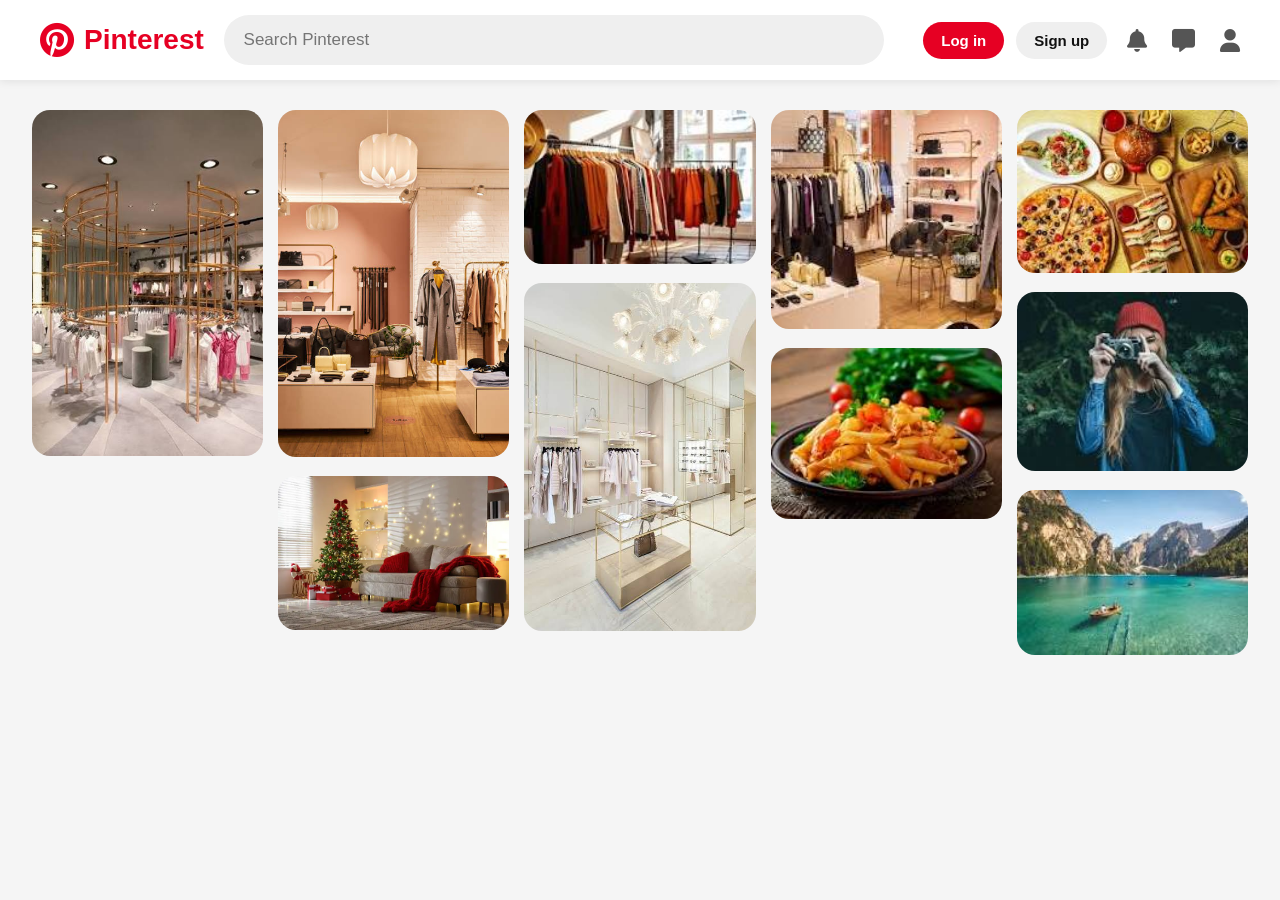
<file: Pinterest clone/index.html>
<!DOCTYPE html>
<html lang="en">

<head>
    <meta charset="UTF-8">
    <meta name="viewport" content="width=device-width, initial-scale=1.0">

    <title>Pinterest Clone - Home</title>

    <link rel="stylesheet" href="style.css">
    <link rel="stylesheet"
        href="https://cdnjs.cloudflare.com/ajax/libs/font-awesome/6.5.2/css/all.min.css">
</head>

<body>
    <header>
        <div class="logo">
            <i class="fa-brands fa-pinterest"></i>
            <span>Pinterest</span>
        </div>
        <div class="search-box">
            <input type="text" placeholder="Search Pinterest">
        </div>
        <nav class="nav-buttons">

            <a href="signin.html" class="login-btn">
                Log in
            </a>

            <a href="signin.html" class="signup-btn">
                Sign up
            </a>

        </nav>
        <div class="icons">

            <i class="fa-solid fa-bell"></i>

            <i class="fa-solid fa-message"></i>

            <i class="fa-solid fa-user"></i>

        </div>

    </header>

    <section class="gallery">

        <div class="card">
            <a href="signin.html">
                <img src="img1.jpg" alt="Image 1">
            </a>
        </div>

        <div class="card">
            <a href="signin.html">
                <img src="img2.jpg" alt="Image 2">
            </a>
        </div>

        <div class="card">
            <a href="signin.html">
                <img src="img3.jpg" alt="Image 3">
            </a>
        </div>

        <div class="card">
            <a href="signin.html">
                <img src="img4.jpg" alt="Image 4">
            </a>
        </div>

        <div class="card">
            <a href="signin.html">
                <img src="img5.jpg" alt="Image 5">
            </a>
        </div>

        <div class="card">
            <a href="signin.html">
                <img src="img6.jpg" alt="Image 6">
            </a>
        </div>

        <div class="card">
            <a href="signin.html">
                <img src="img7.jpg" alt="Image 7">
            </a>
        </div>

        <div class="card">
            <a href="signin.html">
                <img src="img8.jpg" alt="Image 8">
            </a>
        </div>

        <div class="card">
            <a href="signin.html">
                <img src="img9.jpg" alt="Image 9">
            </a>
        </div>

        <div class="card">
            <a href="signin.html">
                <img src="img10.jpg" alt="Image 10">
            </a>
        </div>

    </section>

</body>

</html>
</file>
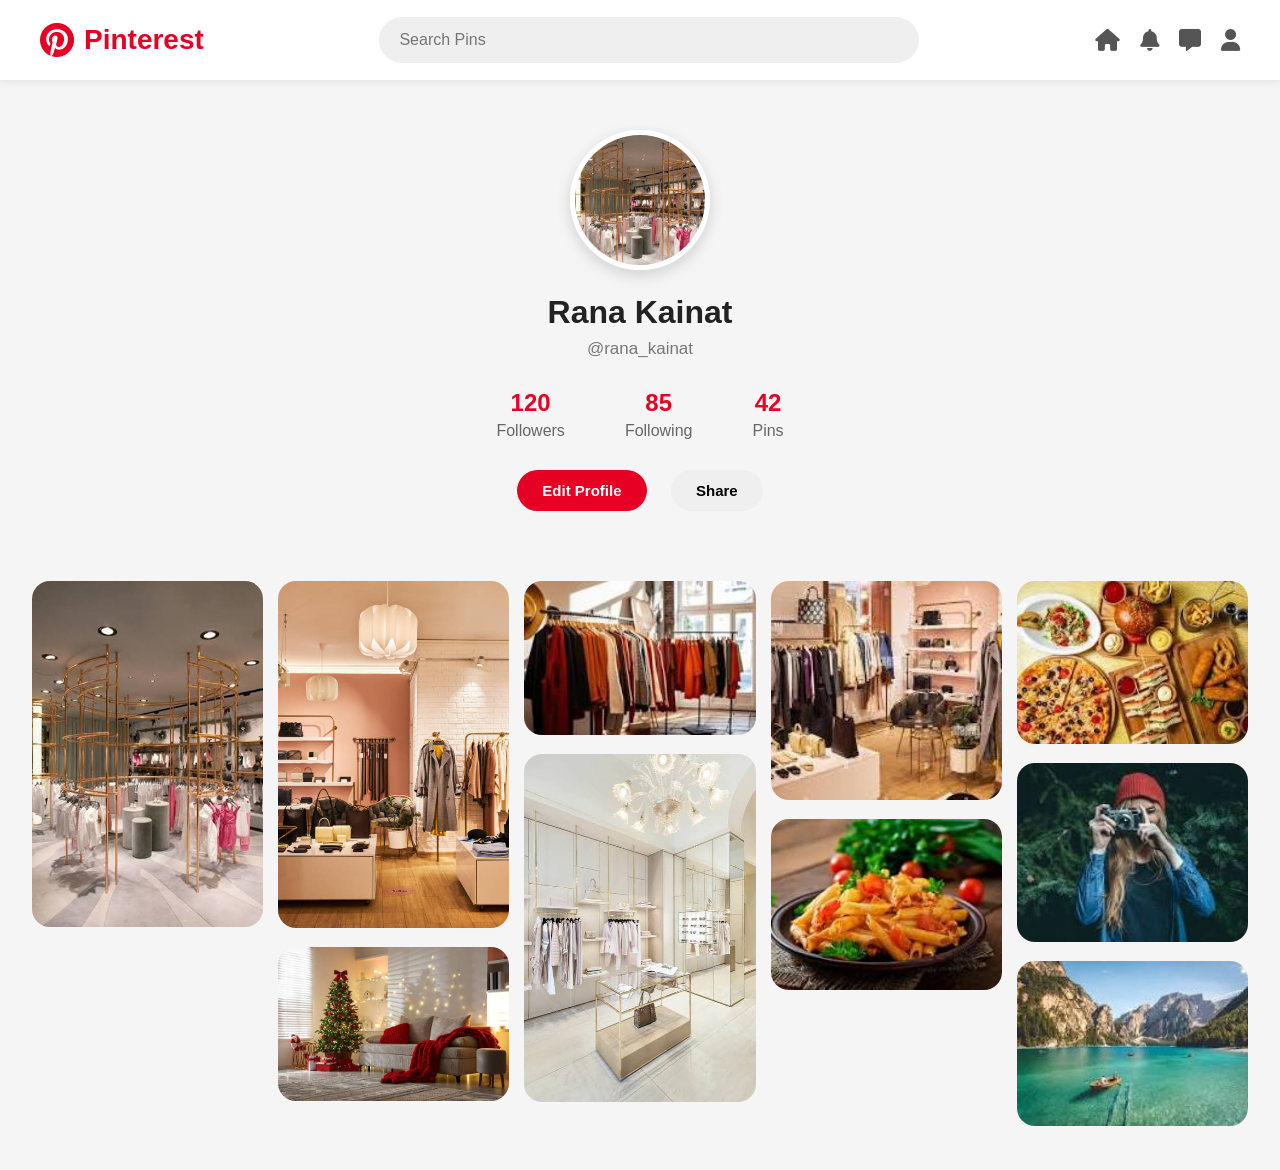
<file: Pinterest clone/profile.html>
<!DOCTYPE html>
<html lang="en">
<head>
    <meta charset="UTF-8">
    <meta name="viewport" content="width=device-width, initial-scale=1.0">
    <title>Pinterest - Profile</title>

    <link rel="stylesheet" href="profile.css">

    <link rel="stylesheet"
    href="https://cdnjs.cloudflare.com/ajax/libs/font-awesome/6.5.2/css/all.min.css">
</head>

<body>

<header>

    <div class="logo">
        <i class="fa-brands fa-pinterest"></i>
        <span>Pinterest</span>
    </div>

    <div class="search-box">
        <input type="text" placeholder="Search Pins">
    </div>

    <div class="icons">
        <i class="fa-solid fa-house"></i>
        <i class="fa-solid fa-bell"></i>
        <i class="fa-solid fa-message"></i>
        <i class="fa-solid fa-user"></i>
    </div>

</header>

<section class="profile">

    <img src="img1.jpg" alt="Profile Picture" class="profile-pic">

    <h1>Rana Kainat</h1>

    <p class="username">@rana_kainat</p>

    <div class="stats">

        <div>
            <h2>120</h2>
            <span>Followers</span>
        </div>

        <div>
            <h2>85</h2>
            <span>Following</span>
        </div>

        <div>
            <h2>42</h2>
            <span>Pins</span>
        </div>

    </div>

    <div class="buttons">

        <button>Edit Profile</button>

        <button>Share</button>

    </div>

</section>

<section class="gallery">
        <div class="card">
        <img src="img1.jpg" alt="Pin 1">
    </div>

    <div class="card">
        <img src="img2.jpg" alt="Pin 2">
    </div>

    <div class="card">
        <img src="img3.jpg" alt="Pin 3">
    </div>

    <div class="card">
        <img src="img4.jpg" alt="Pin 4">
    </div>

    <div class="card">
        <img src="img5.jpg" alt="Pin 5">
    </div>

    <div class="card">
        <img src="img6.jpg" alt="Pin 6">
    </div>

    <div class="card">
        <img src="img7.jpg" alt="Pin 7">
    </div>

    <div class="card">
        <img src="img8.jpg" alt="Pin 8">
    </div>

    <div class="card">
        <img src="img9.jpg" alt="Pin 9">
    </div>

    <div class="card">
        <img src="img10.jpg" alt="Pin 10">
    </div>

</section>

</body>
</html>
</file>
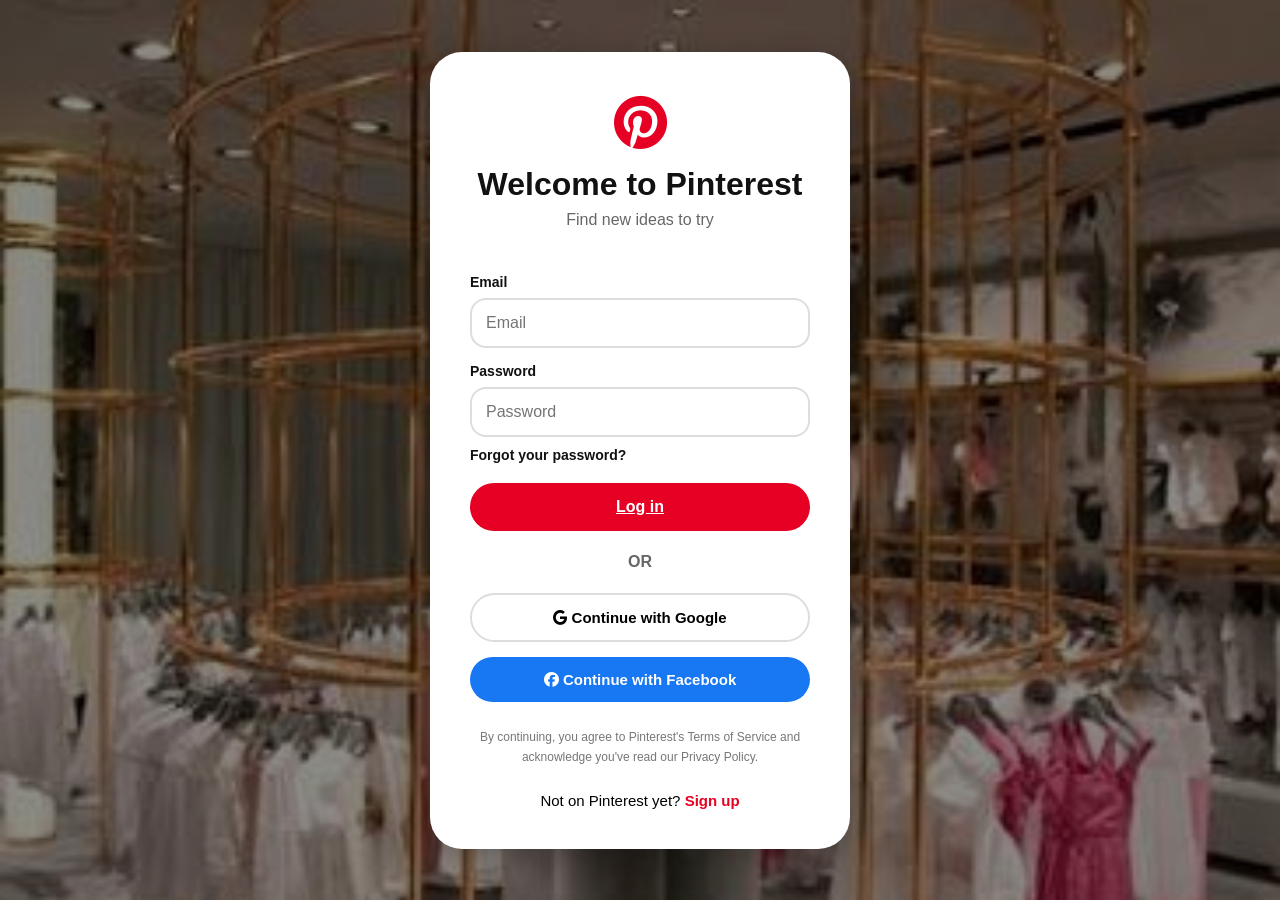
<file: Pinterest clone/signin.html>
<!DOCTYPE html>
<html lang="en">

<head>
    <meta charset="UTF-8">
    <meta name="viewport" content="width=device-width, initial-scale=1.0">

    <title>Pinterest - Sign In</title>

    <link rel="stylesheet" href="signin.css">
    <link rel="stylesheet"
        href="https://cdnjs.cloudflare.com/ajax/libs/font-awesome/6.5.2/css/all.min.css">
</head>

<body>
    <div class="background-overlay">
        <div class="login-card">
            <div class="logo">
                <i class="fa-brands fa-pinterest"></i>
            </div>

            <h1>Welcome to Pinterest</h1>

            <p class="subtitle">
                Find new ideas to try
            </p>
            <form>

                <label>Email</label>

                <input
                    type="email"
                    placeholder="Email"
                    required>

                <label>Password</label>

                <input
                    type="password"
                    placeholder="Password"
                    required>

                <a href="#" class="forgot">
                    Forgot your password?
                </a>
<a href="profile.html" class="login-btn">Log in</a>
                <div class="divider">
                    OR
                </div>

                <button type="button" class="google-btn">
                    <i class="fa-brands fa-google"></i>
                    Continue with Google
                </button>

                <button type="button" class="facebook-btn">
                    <i class="fa-brands fa-facebook"></i>
                    Continue with Facebook
                </button>

                <p class="terms">
                    By continuing, you agree to Pinterest's
                    Terms of Service and acknowledge you've
                    read our Privacy Policy.
                </p>

                <p class="signup-text">
                    Not on Pinterest yet?

                    <a href="#">
                        Sign up
                    </a>
                </p>

            </form>

        </div>

    </div>

</body>

</html>
</body>
</html>
</file>
<file: Pinterest clone/style.css>
*{
    margin:0;
    padding:0;
    box-sizing:border-box;
    font-family:Arial, Helvetica, sans-serif;
}

body{
    background:#f5f5f5;
}

/* Header */

header{

    width:100%;
    height:80px;

    background:white;

    display:flex;
    justify-content:space-between;
    align-items:center;

    padding:0 40px;

    position:sticky;
    top:0;

    z-index:1000;

    box-shadow:0 2px 8px rgba(0,0,0,.08);

}

.logo{

    display:flex;
    align-items:center;

    gap:10px;

    color:#E60023;

    font-size:28px;

    font-weight:bold;

}

.logo i{

    font-size:35px;

}

.search-box{

    width:55%;

}

.search-box input{

    width:100%;
    padding:15px 20px;

    border:none;

    outline:none;

    border-radius:30px;

    background:#efefef;

    font-size:17px;

}

.icons{

    display:flex;

    gap:25px;

    font-size:23px;

    color:#555;

}

.icons i{

    cursor:pointer;

}

.icons i:hover{

    color:#E60023;

}


/* Gallery */

.gallery{

    width:95%;

    margin:30px auto;

    column-count:5;

    column-gap:15px;

}

.card{

    break-inside:avoid;

    margin-bottom:15px;

}

.card img{

    width:100%;

    border-radius:18px;

    cursor:pointer;

    transition:.3s;

}

.card img:hover{

    transform:scale(1.03);

}


/* Responsive */

@media(max-width:1200px){

.gallery{

column-count:4;

}

}

@media(max-width:900px){

.gallery{

column-count:3;

}

}

@media(max-width:600px){

header{

padding:20px;

}

.logo span{

display:none;

}

.search-box{

width:60%;

}

.gallery{

column-count:2;

}

}

@media(max-width:400px){

.gallery{

column-count:1;

}

}
/* ===========================
   Navigation Buttons
=========================== */

.nav-buttons{
    display:flex;
    align-items:center;
    gap:12px;
    margin-left:20px;
}

.login-btn,
.signup-btn{

    text-decoration:none;
    padding:10px 18px;
    border-radius:30px;
    font-size:15px;
    font-weight:bold;
    transition:.3s;

}

.login-btn{

    background:#E60023;
    color:white;

}

.login-btn:hover{

    background:#b8001c;

}

.signup-btn{

    background:#efefef;
    color:#111;

}

.signup-btn:hover{

    background:#dddddd;

}
</file>
<file: Pinterest clone/profile.css>
/* ==========================
   Reset
========================== */

*{
    margin:0;
    padding:0;
    box-sizing:border-box;
    font-family:Arial, Helvetica, sans-serif;
}

body{
    background:#f5f5f5;
}

/* ==========================
   Header
========================== */

header{
    width:100%;
    height:80px;
    background:#fff;
    display:flex;
    justify-content:space-between;
    align-items:center;
    padding:0 40px;
    position:sticky;
    top:0;
    box-shadow:0 2px 8px rgba(0,0,0,.08);
    z-index:1000;
}

.logo{
    display:flex;
    align-items:center;
    gap:10px;
    color:#E60023;
    font-size:28px;
    font-weight:bold;
}

.logo i{
    font-size:35px;
}

.search-box{
    width:45%;
}

.search-box input{
    width:100%;
    padding:14px 20px;
    border:none;
    outline:none;
    border-radius:30px;
    background:#efefef;
    font-size:16px;
}

.icons{
    display:flex;
    gap:20px;
    font-size:22px;
    color:#555;
}

.icons i{
    cursor:pointer;
    transition:.3s;
}

.icons i:hover{
    color:#E60023;
}

/* ==========================
   Profile
========================== */

.profile{
    text-align:center;
    padding:50px 20px 30px;
}

.profile-pic{
    width:140px;
    height:140px;
    border-radius:50%;
    object-fit:cover;
    border:5px solid white;
    box-shadow:0 5px 15px rgba(0,0,0,.15);
}

.profile h1{
    margin-top:20px;
    font-size:32px;
    color:#222;
}

.username{
    color:#777;
    margin-top:8px;
    font-size:17px;
}

/* ==========================
   Stats
========================== */

.stats{
    display:flex;
    justify-content:center;
    gap:60px;
    margin-top:30px;
}

.stats h2{
    color:#E60023;
    margin-bottom:5px;
}

.stats span{
    color:#666;
}

/* ==========================
   Buttons
========================== */

.buttons{
    margin-top:30px;
}

.buttons button{
    padding:12px 25px;
    margin:0 10px;
    border:none;
    border-radius:30px;
    cursor:pointer;
    font-size:15px;
    font-weight:bold;
    transition:.3s;
}

.buttons button:first-child{
    background:#E60023;
    color:white;
}

.buttons button:first-child:hover{
    background:#c0001d;
}

.buttons button:last-child{
    background:#efefef;
}

.buttons button:last-child:hover{
    background:#ddd;
}

/* ==========================
   Gallery
========================== */

.gallery{
    width:95%;
    margin:40px auto;
    column-count:5;
    column-gap:15px;
}

.card{
    break-inside:avoid;
    margin-bottom:15px;
}

.card img{
    width:100%;
    border-radius:18px;
    transition:.3s;
    cursor:pointer;
}

.card img:hover{
    transform:scale(1.03);
}

/* ==========================
   Responsive
========================== */

@media(max-width:1200px){

.gallery{
    column-count:4;
}

}

@media(max-width:900px){

.gallery{
    column-count:3;
}

.stats{
    gap:30px;
}

}

@media(max-width:600px){

header{
    padding:20px;
}

.logo span{
    display:none;
}

.search-box{
    width:55%;
}

.stats{
    flex-direction:column;
    gap:20px;
}

.buttons button{
    display:block;
    width:220px;
    margin:10px auto;
}

.gallery{
    column-count:2;
}

}

@media(max-width:400px){

.gallery{
    column-count:1;
}

.profile-pic{
    width:120px;
    height:120px;
}

.profile h1{
    font-size:26px;
}

}
</file>
<file: Pinterest clone/signin.css>
*{
    margin:0;
    padding:0;
    box-sizing:border-box;
    font-family:Arial, Helvetica, sans-serif;
}

body{

    background:url("img1.jpg") center center/cover no-repeat;
    height:100vh;
    display:flex;
    justify-content:center;
    align-items:center;

}

.background-overlay{

    width:100%;
    height:100vh;

    background:rgba(0,0,0,0.45);

    display:flex;
    justify-content:center;
    align-items:center;

}

.login-card{

    width:420px;

    background:#ffffff;

    border-radius:32px;

    padding:40px;

    text-align:center;

    box-shadow:0 10px 30px rgba(0,0,0,.25);

}

.logo{

    color:#E60023;

    font-size:55px;

    margin-bottom:10px;

}

h1{

    font-size:32px;

    margin-bottom:8px;

    color:#111;

}

.subtitle{

    color:#666;

    margin-bottom:30px;

}

form{

    display:flex;

    flex-direction:column;

}

label{

    text-align:left;

    font-size:14px;

    margin-bottom:8px;

    margin-top:15px;

    color:#111;

    font-weight:bold;

}

input{

    width:100%;

    padding:14px;

    border:2px solid #ddd;

    border-radius:16px;

    outline:none;

    font-size:16px;

}

input:focus{

    border-color:#E60023;

}


.forgot{

    text-align:left;

    margin-top:10px;

    margin-bottom:20px;

    text-decoration:none;

    color:#111;

    font-size:14px;

    font-weight:bold;

}

.forgot:hover{

    color:#E60023;

}


.login-btn{

    border:none;

    background:#E60023;

    color:white;

    padding:15px;

    border-radius:30px;

    font-size:16px;

    font-weight:bold;

    cursor:pointer;

    transition:.3s;

}

.login-btn:hover{

    background:#c4001d;

}


.divider{

    margin:22px 0;

    color:#666;

    font-weight:bold;

}


.google-btn{

    border:none;

    background:#ffffff;

    border:2px solid #ddd;

    padding:14px;

    border-radius:30px;

    cursor:pointer;

    font-size:15px;

    font-weight:bold;

    margin-bottom:15px;

    transition:.3s;

}

.google-btn:hover{

    background:#f3f3f3;

}


.facebook-btn{

    border:none;

    background:#1877F2;

    color:white;

    padding:14px;

    border-radius:30px;

    cursor:pointer;

    font-size:15px;

    font-weight:bold;

    transition:.3s;

}

.facebook-btn:hover{

    background:#0d65d9;

}


.terms{

    margin-top:25px;

    color:#777;

    font-size:12px;

    line-height:20px;

}



.signup-text{

    margin-top:25px;

    font-size:15px;

}

.signup-text a{

    text-decoration:none;

    color:#E60023;

    font-weight:bold;

}

.signup-text a:hover{

    text-decoration:underline;

}


@media(max-width:480px){

.login-card{

    width:92%;

    padding:30px 20px;

}

h1{

    font-size:26px;

}

}
</file>
